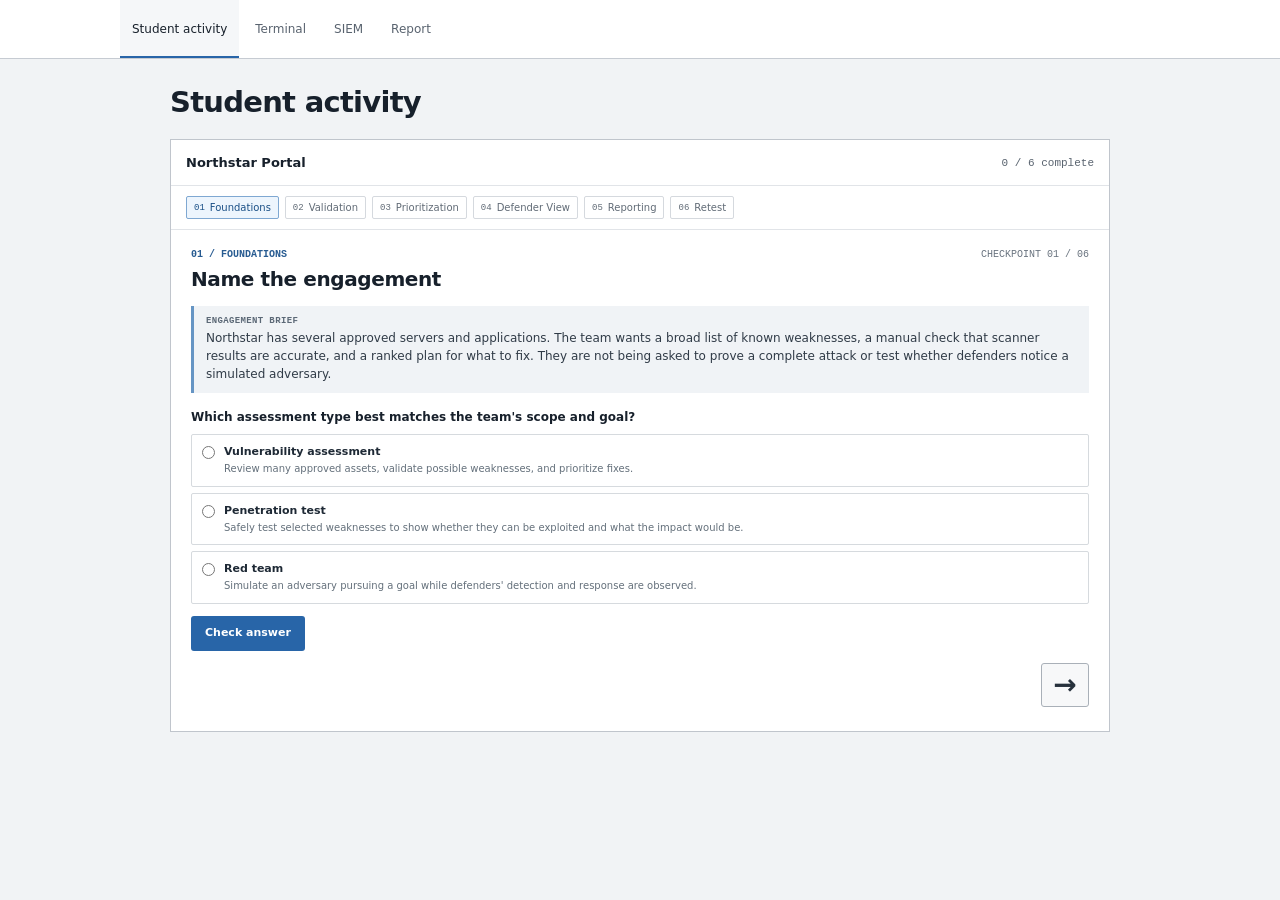
<file: index.html>
<!doctype html>
<html lang="en">
  <head>
    <meta charset="utf-8">
    <meta name="viewport" content="width=device-width, initial-scale=1">
    <meta name="theme-color" content="#f1f3f5">
    <meta name="description" content="An interactive reinforcement activity on vulnerability assessment, risk, reporting, and defense.">
    <title>Student Activity | Behind the Firewall</title>
    <link rel="stylesheet" href="styles.css">
    <script src="app.js" defer></script>
  </head>
  <body>
    <header class="site-header">
      <nav class="site-nav" aria-label="Main navigation">
        <a class="active" href="index.html" aria-current="page">Student activity</a>
        <a href="demo-terminal.html">Terminal</a>
        <a href="demo-siem.html">SIEM</a>
        <a href="report.html">Report</a>
      </nav>
    </header>

    <main class="page-shell">
      <div class="page-heading">
        <h1>Student activity</h1>
      </div>

      <section class="activity-panel">
        <div class="activity-toolbar">
          <strong>Northstar Portal</strong>
          <span id="progress-count" class="progress-count">0 / 6 complete</span>
        </div>
        <ol id="checkpoint-list" class="checkpoint-list" aria-label="Activity checkpoints"></ol>
        <div id="mission-content" class="mission-content" aria-live="polite"></div>
      </section>
    </main>
  </body>
</html>
</file>
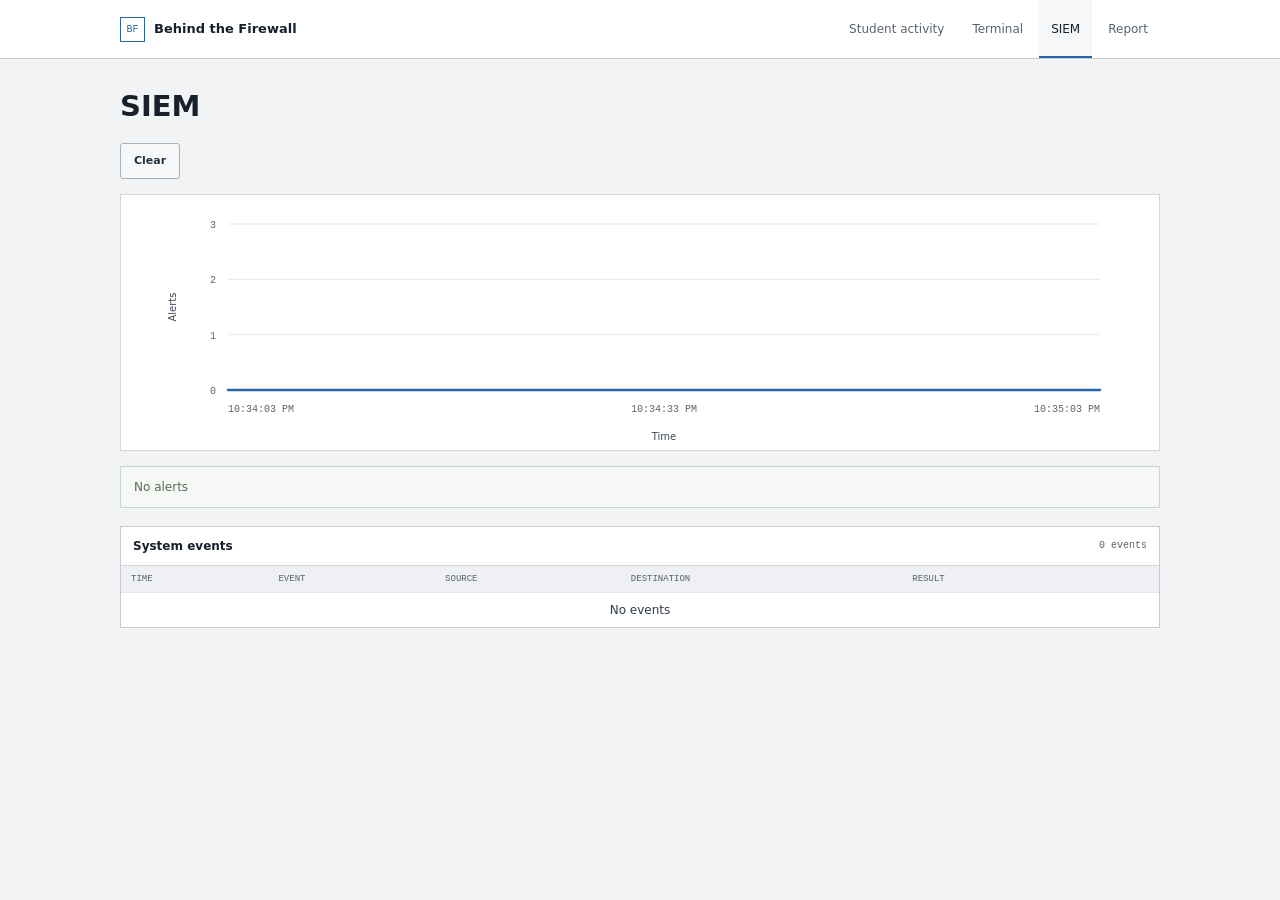
<file: demo-siem.html>
<!doctype html>
<html lang="en">
  <head>
    <meta charset="utf-8">
    <meta name="viewport" content="width=device-width, initial-scale=1">
    <meta name="theme-color" content="#f1f3f5">
    <meta name="description" content="SIEM dashboard for the Behind the Firewall lab.">
    <title>SIEM | Behind the Firewall</title>
    <link rel="stylesheet" href="styles.css">
    <script src="demo-events.js" defer></script>
    <script src="demo-siem.js" defer></script>
  </head>
  <body>
    <header class="site-header">
      <a class="brand" href="index.html"><span class="brand-mark" aria-hidden="true">BF</span> Behind the Firewall</a>
      <nav class="site-nav" aria-label="Main navigation">
        <a href="index.html">Student activity</a>
        <a href="demo-terminal.html">Terminal</a>
        <a class="active" href="demo-siem.html" aria-current="page">SIEM</a>
        <a href="report.html">Report</a>
      </nav>
    </header>

    <main class="demo-main">
      <div class="demo-heading">
        <div>
          <h1>SIEM</h1>
        </div>
      </div>

      <div class="demo-toolbar">
        <button id="clear-events" class="button button-secondary" type="button">Clear</button>
        <span id="siem-error" class="demo-status" role="status"></span>
      </div>

      <section class="alert-chart-panel" aria-label="Alert count over time">
        <svg id="alert-chart" viewBox="0 0 960 250" role="img" aria-label="Alert count over time"></svg>
      </section>

      <div id="detection-alert" class="alert-strip is-clear" role="status"></div>

      <section class="log-section">
        <div class="log-section-heading">
          <span>System events</span>
          <span id="event-count" class="demo-status">0 events</span>
        </div>
        <div class="table-wrap">
          <table class="log-table">
            <thead>
              <tr><th>Time</th><th>Event</th><th>Source</th><th>Destination</th><th>Result</th><th></th></tr>
            </thead>
            <tbody id="event-rows">
              <tr><td class="empty-state" colspan="6">No events</td></tr>
            </tbody>
          </table>
        </div>
      </section>
    </main>

  </body>
</html>
</file>
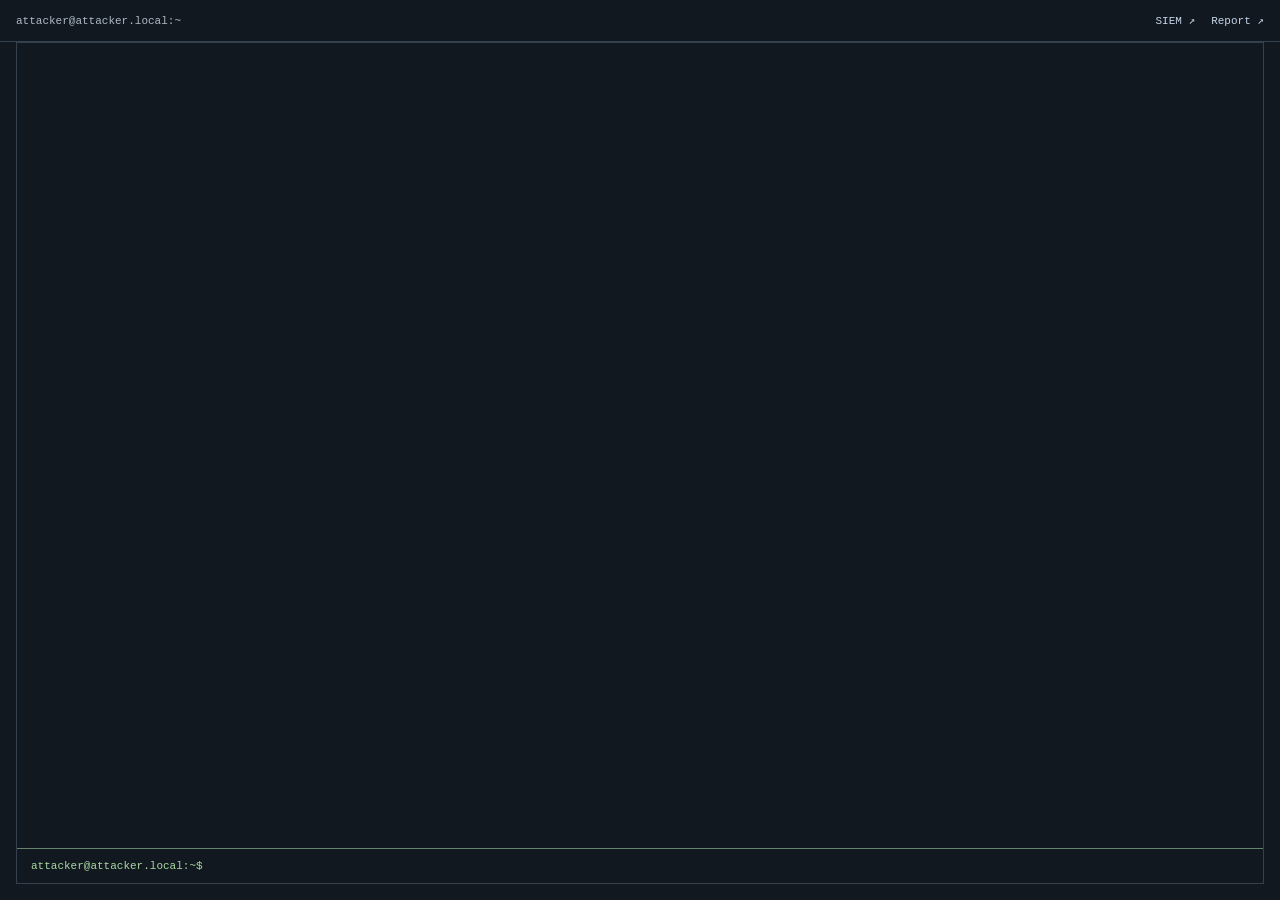
<file: demo-terminal.html>
<!doctype html>
<html lang="en">
  <head>
    <meta charset="utf-8">
    <meta name="viewport" content="width=device-width, initial-scale=1">
    <meta name="theme-color" content="#111820">
    <title>Terminal | Behind the Firewall</title>
    <link rel="stylesheet" href="styles.css">
    <script src="demo-events.js" defer></script>
    <script src="demo-terminal.js" defer></script>
  </head>
  <body class="terminal-page-body">
    <header class="terminal-header">
      <span>attacker@attacker.local:~</span>
      <nav class="terminal-header-links" aria-label="Other pages">
        <a href="demo-siem.html" target="_blank" rel="noopener">SIEM ↗</a>
        <a href="report.html" target="_blank" rel="noopener">Report ↗</a>
      </nav>
    </header>
    <main class="terminal-page">
      <section class="terminal-shell" aria-label="Interactive terminal">
        <pre id="terminal-output" class="terminal-output" aria-live="polite"></pre>
        <form id="terminal-form" class="terminal-input-row" autocomplete="off">
          <button type="submit" class="visually-hidden" tabindex="-1" aria-hidden="true"></button>
          <label id="terminal-prompt" for="terminal-input">attacker@attacker.local:~$</label>
          <input id="terminal-input" type="text" aria-label="Terminal command" spellcheck="false" autocapitalize="off" autocomplete="off" autofocus>
        </form>
      </section>
    </main>
  </body>
</html>
</file>
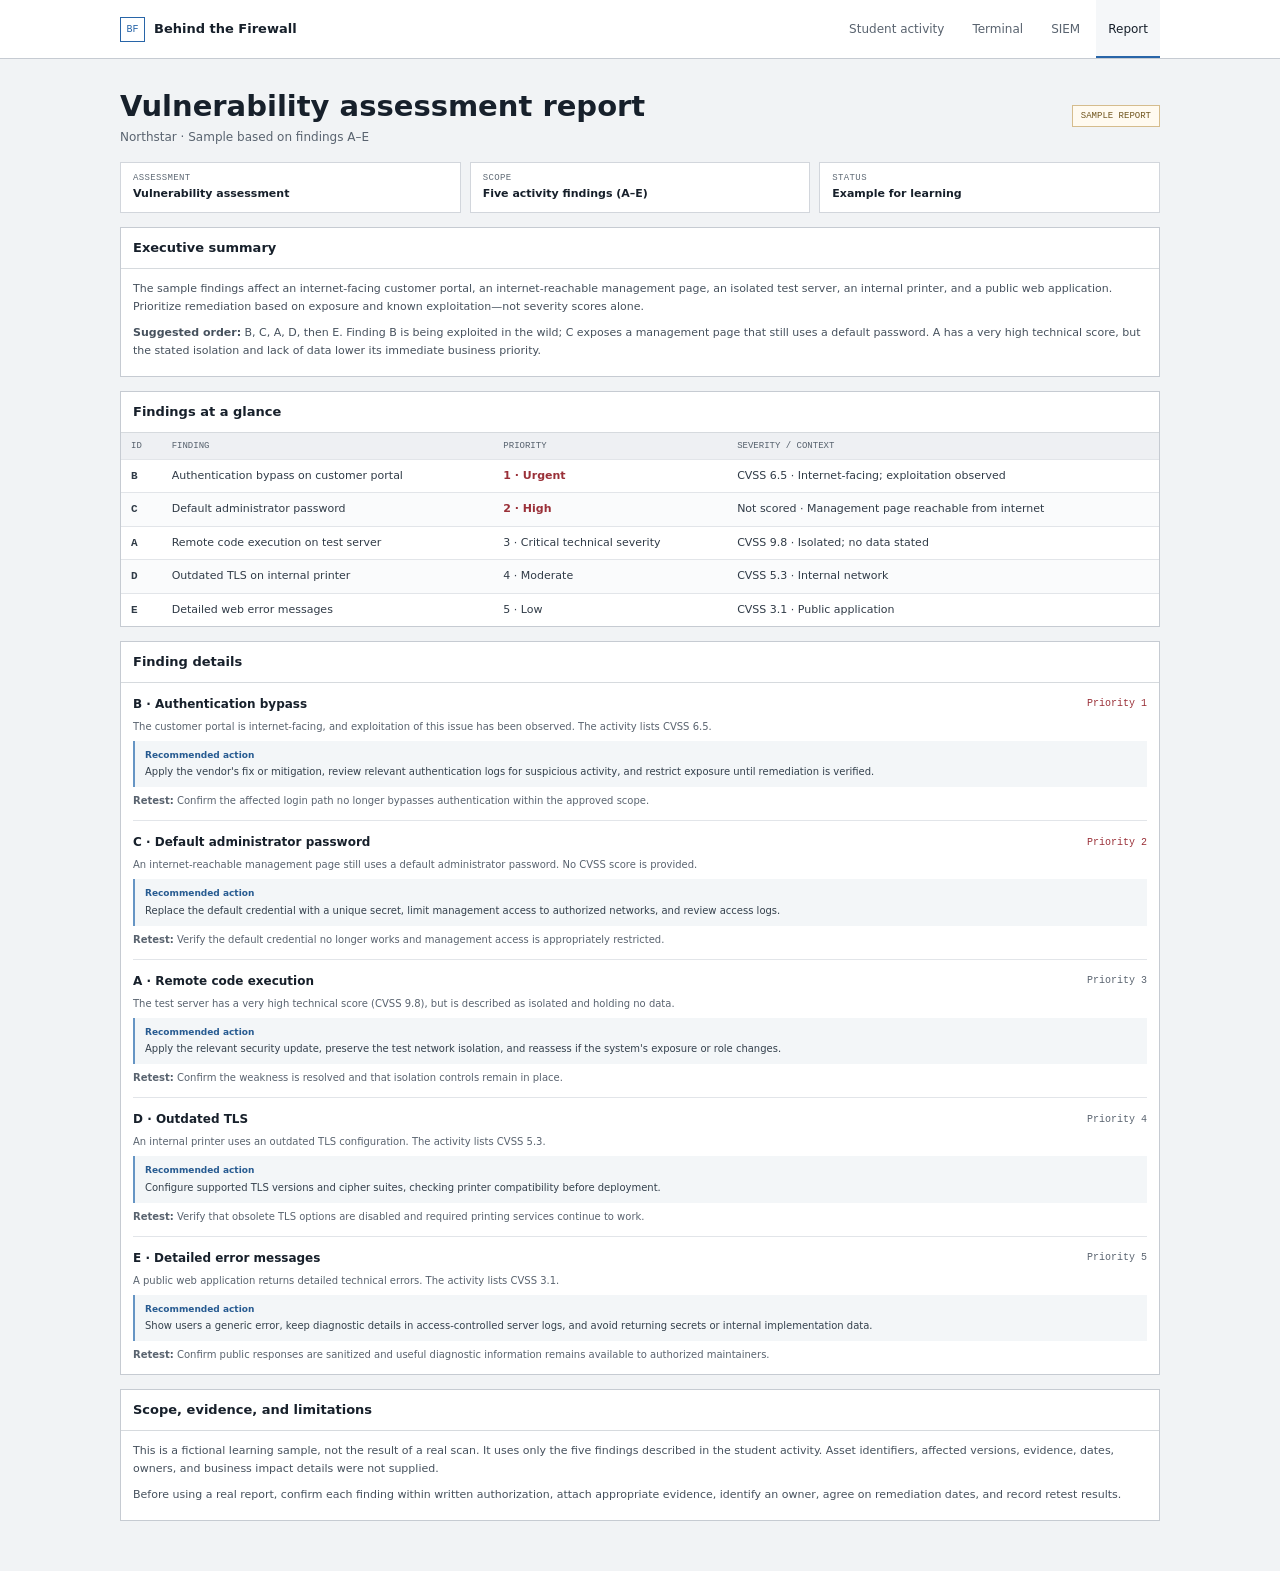
<file: report.html>
<!doctype html>
<html lang="en">
  <head>
    <meta charset="utf-8">
    <meta name="viewport" content="width=device-width, initial-scale=1">
    <meta name="theme-color" content="#f1f3f5">
    <meta name="description" content="Sample vulnerability assessment report based on the Northstar activity findings.">
    <title>Report | Behind the Firewall</title>
    <link rel="stylesheet" href="styles.css">
  </head>
  <body>
    <header class="site-header">
      <a class="brand" href="index.html"><span class="brand-mark" aria-hidden="true">BF</span> Behind the Firewall</a>
      <nav class="site-nav" aria-label="Main navigation">
        <a href="index.html">Student activity</a>
        <a href="demo-terminal.html">Terminal</a>
        <a href="demo-siem.html">SIEM</a>
        <a class="active" href="report.html" aria-current="page">Report</a>
      </nav>
    </header>

    <main class="demo-main report-main">
      <div class="demo-heading">
        <div>
          <h1>Vulnerability assessment report</h1>
          <p>Northstar · Sample based on findings A–E</p>
        </div>
        <span class="sample-badge">SAMPLE REPORT</span>
      </div>

      <section class="report-meta" aria-label="Report details">
        <div><span>ASSESSMENT</span><strong>Vulnerability assessment</strong></div>
        <div><span>SCOPE</span><strong>Five activity findings (A–E)</strong></div>
        <div><span>STATUS</span><strong>Example for learning</strong></div>
      </section>

      <section class="report-section">
        <h2>Executive summary</h2>
        <div class="report-section-content">
          <p>The sample findings affect an internet-facing customer portal, an internet-reachable management page, an isolated test server, an internal printer, and a public web application. Prioritize remediation based on exposure and known exploitation—not severity scores alone.</p>
          <p><strong>Suggested order:</strong> B, C, A, D, then E. Finding B is being exploited in the wild; C exposes a management page that still uses a default password. A has a very high technical score, but the stated isolation and lack of data lower its immediate business priority.</p>
        </div>
      </section>

      <section class="report-section">
        <h2>Findings at a glance</h2>
        <div class="table-wrap">
          <table class="log-table report-table">
            <thead>
              <tr><th>ID</th><th>Finding</th><th>Priority</th><th>Severity / context</th></tr>
            </thead>
            <tbody>
              <tr><td>B</td><td>Authentication bypass on customer portal</td><td class="priority-high">1 · Urgent</td><td>CVSS 6.5 · Internet-facing; exploitation observed</td></tr>
              <tr><td>C</td><td>Default administrator password</td><td class="priority-high">2 · High</td><td>Not scored · Management page reachable from internet</td></tr>
              <tr><td>A</td><td>Remote code execution on test server</td><td>3 · Critical technical severity</td><td>CVSS 9.8 · Isolated; no data stated</td></tr>
              <tr><td>D</td><td>Outdated TLS on internal printer</td><td>4 · Moderate</td><td>CVSS 5.3 · Internal network</td></tr>
              <tr><td>E</td><td>Detailed web error messages</td><td>5 · Low</td><td>CVSS 3.1 · Public application</td></tr>
            </tbody>
          </table>
        </div>
      </section>

      <section class="report-section">
        <h2>Finding details</h2>
        <div class="report-finding-list">
          <article class="report-finding">
            <div class="report-finding-heading"><h3>B · Authentication bypass</h3><span class="priority-high">Priority 1</span></div>
            <p class="report-context">The customer portal is internet-facing, and exploitation of this issue has been observed. The activity lists CVSS 6.5.</p>
            <div class="report-recommendation"><strong>Recommended action</strong><span>Apply the vendor's fix or mitigation, review relevant authentication logs for suspicious activity, and restrict exposure until remediation is verified.</span></div>
            <p class="report-retest"><strong>Retest:</strong> Confirm the affected login path no longer bypasses authentication within the approved scope.</p>
          </article>

          <article class="report-finding">
            <div class="report-finding-heading"><h3>C · Default administrator password</h3><span class="priority-high">Priority 2</span></div>
            <p class="report-context">An internet-reachable management page still uses a default administrator password. No CVSS score is provided.</p>
            <div class="report-recommendation"><strong>Recommended action</strong><span>Replace the default credential with a unique secret, limit management access to authorized networks, and review access logs.</span></div>
            <p class="report-retest"><strong>Retest:</strong> Verify the default credential no longer works and management access is appropriately restricted.</p>
          </article>

          <article class="report-finding">
            <div class="report-finding-heading"><h3>A · Remote code execution</h3><span>Priority 3</span></div>
            <p class="report-context">The test server has a very high technical score (CVSS 9.8), but is described as isolated and holding no data.</p>
            <div class="report-recommendation"><strong>Recommended action</strong><span>Apply the relevant security update, preserve the test network isolation, and reassess if the system's exposure or role changes.</span></div>
            <p class="report-retest"><strong>Retest:</strong> Confirm the weakness is resolved and that isolation controls remain in place.</p>
          </article>

          <article class="report-finding">
            <div class="report-finding-heading"><h3>D · Outdated TLS</h3><span>Priority 4</span></div>
            <p class="report-context">An internal printer uses an outdated TLS configuration. The activity lists CVSS 5.3.</p>
            <div class="report-recommendation"><strong>Recommended action</strong><span>Configure supported TLS versions and cipher suites, checking printer compatibility before deployment.</span></div>
            <p class="report-retest"><strong>Retest:</strong> Verify that obsolete TLS options are disabled and required printing services continue to work.</p>
          </article>

          <article class="report-finding">
            <div class="report-finding-heading"><h3>E · Detailed error messages</h3><span>Priority 5</span></div>
            <p class="report-context">A public web application returns detailed technical errors. The activity lists CVSS 3.1.</p>
            <div class="report-recommendation"><strong>Recommended action</strong><span>Show users a generic error, keep diagnostic details in access-controlled server logs, and avoid returning secrets or internal implementation data.</span></div>
            <p class="report-retest"><strong>Retest:</strong> Confirm public responses are sanitized and useful diagnostic information remains available to authorized maintainers.</p>
          </article>
        </div>
      </section>

      <section class="report-section">
        <h2>Scope, evidence, and limitations</h2>
        <div class="report-section-content">
          <p>This is a fictional learning sample, not the result of a real scan. It uses only the five findings described in the student activity. Asset identifiers, affected versions, evidence, dates, owners, and business impact details were not supplied.</p>
          <p>Before using a real report, confirm each finding within written authorization, attach appropriate evidence, identify an owner, agree on remediation dates, and record retest results.</p>
        </div>
      </section>
    </main>

  </body>
</html>
</file>
<file: styles.css>
:root {
  color-scheme: light;
  --page: #f1f3f5;
  --surface: #fff;
  --surface-muted: #e7e9ed;
  --ink: #17202b;
  --muted: #59636f;
  --line: #c6cbd2;
  --navy: #151d2b;
  --navy-soft: #1d2737;
  --blue: #2865a8;
  --blue-hover: #1f528b;
  --green: #277446;
  --red: #a42a36;
  --mono: "SFMono-Regular", Consolas, "Liberation Mono", monospace;
  --sans: system-ui, -apple-system, "Segoe UI", sans-serif;
}

* { box-sizing: border-box; }

body {
  min-width: 320px;
  margin: 0;
  background: var(--page);
  color: var(--ink);
  font-family: var(--sans);
  font-size: 14px;
  line-height: 1.5;
}

button, input { font: inherit; }
a { color: inherit; }
[hidden] { display: none !important; }

.site-header {
  min-height: 58px;
  padding: 0 max(18px, calc((100% - 1040px) / 2));
  display: flex;
  align-items: center;
  justify-content: space-between;
  gap: 20px;
  background: var(--surface);
  border-bottom: 1px solid var(--line);
}

.brand {
  display: inline-flex;
  align-items: center;
  gap: 9px;
  font-size: 13px;
  font-weight: 700;
  text-decoration: none;
  white-space: nowrap;
}

.brand-mark {
  display: grid;
  width: 25px;
  height: 25px;
  place-items: center;
  border: 1px solid var(--blue);
  color: var(--blue);
  font: 10px var(--mono);
}

.site-nav { display: flex; align-items: stretch; gap: 4px; min-height: 58px; }
.site-nav a { display: grid; align-items: center; padding: 0 12px; color: var(--muted); font-size: 12px; text-decoration: none; }
.site-nav a:hover, .site-nav a.active { color: var(--ink); background: #f5f7f9; }
.site-nav a.active { box-shadow: inset 0 -2px var(--blue); }

.page-shell { width: min(940px, calc(100% - 32px)); margin: 24px auto 48px; }
.page-heading { display: flex; align-items: end; justify-content: space-between; gap: 18px; margin-bottom: 16px; }
.page-heading h1 { margin: 2px 0 3px; font-size: clamp(22px, 4vw, 29px); line-height: 1.2; letter-spacing: -.025em; }
.page-heading p { max-width: 680px; margin: 4px 0 0; color: var(--muted); font-size: 13px; }
.eyebrow { color: #536171; font: 10px var(--mono); letter-spacing: .06em; }
.activity-panel { min-height: 430px; border: 1px solid #c0c5cc; background: var(--surface); }
.activity-toolbar { display: flex; justify-content: space-between; align-items: center; gap: 12px; padding: 13px 15px; border-bottom: 1px solid #e1e4e8; }
.activity-toolbar strong { display: block; font-size: 13px; }
.progress-count { color: var(--muted); font: 11px var(--mono); white-space: nowrap; }

.checkpoint-list { display: flex; flex-wrap: wrap; gap: 6px; margin: 0; padding: 10px 15px; list-style: none; border-bottom: 1px solid #e1e4e8; }
.checkpoint-list li { display: inline-flex; align-items: center; gap: 5px; padding: 3px 7px; border: 1px solid #d5d9de; border-radius: 2px; color: #616b76; font-size: 10px; text-transform: capitalize; }
.checkpoint-list li.is-current { border-color: #7fa8d2; background: #edf5fd; color: #194f86; }
.checkpoint-list li.is-done { border-color: #a9ccb2; background: #eff8f1; color: #27623b; }
.checkpoint-icon { color: inherit; font: 9px var(--mono); }

.mission-content { padding: 19px 20px 24px; }
.mission-heading { display: flex; justify-content: space-between; gap: 12px; color: #69737f; font: 10px var(--mono); }
.mission-tag { color: #275b91; font: 10px var(--mono); font-weight: 700; }
.mission-content h2 { margin: 4px 0 5px; font-size: 20px; letter-spacing: -.02em; }
.scenario { margin: 12px 0 15px; padding: 10px 12px; border-left: 3px solid #6695c4; background: #f0f3f6; color: #303b47; font-size: 12px; }
.scenario-label { display: block; margin-bottom: 3px; color: #5b6876; font: 9px var(--mono); font-weight: 700; letter-spacing: .04em; }
.question-label { margin: 0 0 8px; font-size: 12px; font-weight: 700; }
.question-hint { display: block; margin-top: 2px; color: #68737f; font-size: 10px; font-weight: 400; }
.answer-list { display: grid; gap: 6px; margin: 0; padding: 0; border: 0; }
.answer-option { display: flex; align-items: flex-start; gap: 9px; padding: 9px 10px; border: 1px solid #d6dade; border-radius: 2px; background: white; cursor: pointer; }
.answer-option:hover { border-color: #8ca9c6; background: #f8fbff; }
.answer-option:has(input:checked) { border-color: #5985b2; background: #f0f6fc; }
.answer-option input { flex: 0 0 auto; margin: 2px 0 0; accent-color: var(--blue); }
.choice-copy { display: block; color: #46515d; font-size: 11px; line-height: 1.45; }
.choice-copy strong { display: block; color: #1e2935; font-size: 11px; font-weight: 650; }
.choice-copy small { display: block; margin-top: 2px; color: #64707b; font-size: 10px; }
.rank-columns { display: grid; grid-template-columns: repeat(2, minmax(0, 1fr)); gap: 10px; }
.rank-zone { min-width: 0; padding: 10px; border: 1px solid #d6dade; background: #fafbfc; }
.rank-zone h3 { display: flex; flex-wrap: wrap; align-items: baseline; justify-content: space-between; gap: 5px; margin: 0 0 8px; font-size: 11px; }
.rank-zone h3 span { color: #68737f; font-size: 9px; font-weight: 400; }
.rank-list { display: grid; gap: 6px; min-height: 88px; margin: 0; padding: 0; list-style: none; }
.rank-item { display: grid; grid-template-columns: minmax(0, 1fr) auto; align-items: center; gap: 7px; padding: 8px; border: 1px solid #d6dade; background: white; cursor: grab; }
.rank-item:active { cursor: grabbing; }
.rank-copy strong, .rank-copy small { display: block; }
.rank-copy strong { color: #1e2935; font-size: 10px; }
.rank-copy small { margin-top: 2px; color: #64707b; font-size: 9px; line-height: 1.4; }
.priority-list { counter-reset: priority; }
.priority-list .rank-item { grid-template-columns: 19px minmax(0, 1fr) auto; }
.priority-list .rank-item::before { counter-increment: priority; content: counter(priority); color: #275b91; font: 11px var(--mono); }
.rank-controls { display: flex; flex-wrap: wrap; justify-content: flex-end; gap: 3px; }
.rank-controls button { min-height: 25px; padding: 0 6px; border: 1px solid #c4cbd2; border-radius: 2px; background: #f7f8f9; color: #34404c; cursor: pointer; font-size: 9px; }
.rank-controls button:disabled { cursor: not-allowed; opacity: .48; }
.rank-count { margin: 6px 0 0; color: #68737f; font: 10px var(--mono); }
.match-list { display: grid; gap: 7px; }
.match-row { display: grid; grid-template-columns: minmax(175px, .75fr) minmax(0, 1.25fr); align-items: center; gap: 10px; padding: 9px 10px; border: 1px solid #d6dade; background: white; }
.match-action { font-size: 11px; font-weight: 650; }
.match-row select { width: 100%; min-height: 36px; padding: 5px 8px; border: 1px solid #c6cbd2; border-radius: 2px; background: white; color: #303b47; font: 10px var(--sans); }
.quiz-questions { display: grid; gap: 8px; }
.quiz-question { min-width: 0; margin: 0; padding: 9px 10px 10px; border: 1px solid #d6dade; }
.quiz-question legend { padding: 0 4px; font-size: 11px; font-weight: 650; }
.quiz-options { display: grid; gap: 5px; }
.evidence-logs { margin-top: 11px; padding: 10px; border: 1px solid #d6dade; background: #f7f8f9; }
.evidence-logs h3 { margin: 0 0 4px; font-size: 11px; }
.evidence-logs p { margin: 0 0 7px; color: #59636f; font-size: 10px; }
.evidence-logs pre { overflow: auto; margin: 0; padding: 9px; background: var(--navy); color: #eef1f5; font: 10px/1.55 var(--mono); white-space: pre; }
.mission-actions { display: flex; flex-wrap: wrap; align-items: center; gap: 10px; margin-top: 12px; }
.mission-navigation { justify-content: space-between; }
.mission-navigation #next-mission { margin-left: auto; }
.button.mission-arrow { display: grid; width: 48px; min-height: 44px; place-items: center; padding: 0; font-size: 28px; line-height: 1; }
.button { min-height: 35px; padding: 0 13px; border: 1px solid transparent; border-radius: 3px; cursor: pointer; font-size: 11px; font-weight: 650; }
.button:focus-visible, .site-nav a:focus-visible, input:focus-visible, select:focus-visible, .rank-controls button:focus-visible { outline: 2px solid #3476b8; outline-offset: 2px; }
.button-primary { background: var(--blue); color: white; }
.button-primary:hover { background: var(--blue-hover); }
.button-secondary { border-color: #a9b0b8; background: #f7f8f9; color: #26313c; }
.button-secondary:hover { background: #e9edf1; }
.button:disabled { cursor: not-allowed; opacity: .58; }
.answer-feedback { min-height: 16px; margin: 0; color: #59636f; font-size: 10px; }
.answer-feedback.is-wrong { color: var(--red); }
.answer-feedback.is-right { color: var(--green); }
.feedback-detail { margin: 9px 0 0; padding: 9px 11px; border: 1px solid #c8d9cb; background: #f3f8f3; color: #344d39; font-size: 11px; line-height: 1.55; }
.answer-reveal { margin: 9px 0 0; padding: 9px 11px; border: 1px solid #d5bc8d; background: #fffaf0; color: #554621; font-size: 11px; line-height: 1.55; }
.visually-hidden { position: absolute; width: 1px; height: 1px; padding: 0; margin: -1px; overflow: hidden; clip: rect(0, 0, 0, 0); white-space: nowrap; border: 0; }

.completion { max-width: 620px; padding: 10px 0 2px; }
.completion-symbol { display: grid; width: 36px; height: 36px; place-items: center; border: 1px solid #8eb995; border-radius: 50%; color: var(--green); font-size: 19px; }
.completion h2 { margin-top: 11px; }
.completion-summary, .receipt-note { color: #59636f; font-size: 11px; }
.receipt-label { margin: 17px 0 6px; color: #5e6873; font: 9px var(--mono); letter-spacing: .06em; }
.receipt-code { overflow-wrap: anywhere; padding: 11px; border: 1px solid #b5c9d6; background: #f2f7fb; color: #1a5488; font: 12px var(--mono); user-select: all; }
.receipt-actions { display: flex; gap: 8px; margin-top: 9px; }
.receipt-note { margin: 13px 0 0; line-height: 1.55; }
.next-step { margin-top: 15px; padding: 10px 12px; border: 1px solid #d6dade; background: #f7f8f9; color: #46515d; font-size: 11px; }
.next-step strong { color: #275b91; }

.demo-main { width: min(1040px, calc(100% - 32px)); margin: 27px auto 50px; }
.demo-heading { display: flex; align-items: end; justify-content: space-between; gap: 16px; margin-bottom: 16px; }
.demo-heading h1 { margin: 3px 0; font-size: clamp(22px, 4vw, 29px); line-height: 1.2; }
.demo-heading p { margin: 4px 0 0; color: var(--muted); font-size: 12px; }
.sim-badge { display: inline-flex; align-items: center; gap: 6px; padding: 5px 8px; border: 1px solid #d5bc8d; border-radius: 2px; background: #fffaf0; color: #70551e; font: 9px var(--mono); white-space: nowrap; }
.sim-notice { margin: 14px 0; padding: 10px 12px; border: 1px solid #d8c99e; background: #fffaf0; color: #554621; font-size: 11px; }
.demo-toolbar { display: flex; flex-wrap: wrap; align-items: center; gap: 8px; margin: 13px 0; }
.demo-toolbar .button { min-height: 36px; }
.demo-status { color: #59636f; font: 10px var(--mono); }
.terminal-window { border: 1px solid #293345; background: var(--navy); color: #eef1f5; }
.terminal-window-head { display: flex; justify-content: space-between; align-items: center; padding: 8px 11px; border-bottom: 1px solid #354153; color: #d4dbe4; font: 10px var(--mono); }
.terminal-output { min-height: 320px; max-height: 480px; overflow: auto; margin: 0; padding: 14px; color: #dce5ef; font: 11px/1.7 var(--mono); white-space: pre-wrap; overflow-wrap: anywhere; }
.terminal-page-body { display: flex; height: 100vh; min-height: 360px; flex-direction: column; overflow: hidden; background: #111820; color: #e5eaf0; }
.terminal-header { display: flex; min-height: 42px; align-items: center; justify-content: space-between; padding: 0 16px; border-bottom: 1px solid #33404e; color: #aeb9c6; font: 11px var(--mono); }
.terminal-header a { color: #c5d5e8; text-decoration: none; }
.terminal-header a:hover { color: white; }
.terminal-header-links { display: flex; gap: 16px; }
.terminal-page { display: flex; min-height: 0; flex: 1; padding: 0 16px 16px; }
.terminal-shell { display: flex; width: 100%; min-height: 0; flex-direction: column; border: 1px solid #33404e; background: #111820; }
.terminal-page .terminal-output { min-height: 0; max-height: none; flex: 1; padding: 16px; }
.terminal-input-row { display: flex; flex: 0 0 auto; align-items: center; gap: 9px; padding: 10px 14px; border-top: 1px solid #33404e; color: #a9d8a2; font: 11px var(--mono); }
.terminal-input-row label { white-space: nowrap; }
.terminal-input-row input { width: 100%; min-width: 0; border: 0; outline: 0; background: transparent; color: #eef1f5; font: inherit; caret-color: #b7e5a2; }
.terminal-input-row:focus-within { border-top-color: #64836a; }
.terminal-output .terminal-muted { color: #96a4b6; }
.terminal-output .terminal-good { color: #b8e4ba; }
.terminal-output .terminal-warn { color: #f2d394; }
.alert-chart-panel { overflow-x: auto; margin: 15px 0; padding: 5px 10px 0; border: 1px solid #d2d6dc; background: var(--surface); }
#alert-chart { display: block; width: 100%; min-width: 640px; height: 250px; }
.chart-gridline { stroke: #e4e7eb; stroke-width: 1; }
.chart-area { fill: #dbe9f5; }
.chart-line { fill: none; stroke: #2865a8; stroke-width: 2.5; stroke-linejoin: round; stroke-linecap: round; }
.chart-tick { fill: #59636f; font: 10px var(--mono); }
.chart-axis-label { fill: #3e4a56; font: 10px var(--sans); }
.alert-strip { margin: 14px 0; padding: 11px 13px; border: 1px solid #d7b0b0; background: #fff5f5; color: #7c252d; font-size: 12px; white-space: pre-line; }
.alert-strip.is-clear { border-color: #cbd4cb; background: #f5f8f5; color: #59675a; }
.log-section { margin-top: 18px; border: 1px solid #c6cbd2; background: white; }
.log-section-heading { display: flex; align-items: center; justify-content: space-between; padding: 10px 12px; border-bottom: 1px solid #d6dade; font-size: 12px; font-weight: 700; }
.table-wrap { overflow-x: auto; }
.log-table { width: 100%; border-collapse: collapse; text-align: left; font-size: 11px; }
.log-table th { padding: 8px 10px; background: #eef0f3; color: #56616d; font: 9px var(--mono); font-weight: 500; text-transform: uppercase; }
.log-table td { padding: 8px 10px; border-top: 1px solid #e2e5e9; color: #303b47; white-space: nowrap; }
.log-table td:last-child { white-space: normal; }
.log-table tr:nth-child(even) td { background: #fafbfc; }
.log-details { min-width: 76px; }
.log-details summary { color: var(--blue); cursor: pointer; font-size: 10px; }
.log-details dl { display: grid; grid-template-columns: max-content minmax(100px, 1fr); gap: 3px 8px; min-width: 230px; margin: 7px 0 2px; white-space: normal; }
.log-details dt { color: #69737f; font: 9px var(--mono); }
.log-details dd { margin: 0; color: #303b47; font-size: 10px; overflow-wrap: anywhere; }
.result-fail { color: #a12e38 !important; font-weight: 700; }
.result-lockout { color: #795b15 !important; font-weight: 700; }
.result-success { color: #277446 !important; font-weight: 700; }
.empty-state { padding: 30px 12px; color: #67717c; text-align: center; font-size: 12px; }
.fine-print { margin-top: 14px; color: #68727d; font-size: 10px; }
.sample-badge { align-self: center; padding: 5px 8px; border: 1px solid #d5bc8d; background: #fffaf0; color: #70551e; font: 9px var(--mono); white-space: nowrap; }
.report-meta { display: grid; grid-template-columns: repeat(3, minmax(0, 1fr)); gap: 9px; margin: 14px 0; }
.report-meta div { display: grid; gap: 3px; padding: 10px 12px; border: 1px solid #d2d6dc; background: var(--surface); }
.report-meta span { color: #606b76; font: 9px var(--mono); letter-spacing: .04em; }
.report-meta strong { font-size: 11px; }
.report-section { margin: 14px 0; border: 1px solid #c6cbd2; background: var(--surface); }
.report-section > h2 { margin: 0; padding: 10px 12px; border-bottom: 1px solid #d6dade; font-size: 13px; }
.report-section-content { padding: 3px 12px 8px; color: #46515d; font-size: 11px; line-height: 1.65; }
.report-section-content p { margin: 8px 0; }
.report-table th, .report-table td { white-space: normal; vertical-align: top; }
.report-table td:first-child { font-family: var(--mono); font-weight: 700; }
.priority-high { color: #9a3038 !important; font-weight: 700; }
.report-finding-list { padding: 0 12px; }
.report-finding { padding: 12px 0; border-bottom: 1px solid #e2e5e9; }
.report-finding:last-child { border-bottom: 0; }
.report-finding-heading { display: flex; align-items: center; justify-content: space-between; gap: 10px; }
.report-finding-heading h3 { margin: 0; font-size: 12px; }
.report-finding-heading > span { flex: 0 0 auto; color: #59636f; font: 10px var(--mono); }
.report-context, .report-retest { margin: 6px 0 0; color: #59636f; font-size: 10px; }
.report-recommendation { display: grid; gap: 2px; margin-top: 7px; padding: 8px 10px; border-left: 2px solid #6695c4; background: #f3f6f8; color: #34404c; font-size: 10px; }
.report-recommendation strong { color: #275b91; font-size: 9px; }

@media (max-width: 700px) {
  .site-header { align-items: flex-start; flex-direction: column; gap: 0; padding: 10px 14px 0; }
  .site-nav { width: 100%; min-height: 44px; overflow-x: auto; }
  .site-nav a { padding-inline: 9px; white-space: nowrap; font-size: 11px; }
  .page-heading, .demo-heading { align-items: flex-start; flex-direction: column; gap: 4px; }
  .mission-content { padding: 15px 12px 18px; }
  .checkpoint-list { padding-inline: 9px; gap: 5px; }
  .checkpoint-list li { font-size: 9px; }
  .report-meta { grid-template-columns: 1fr; }
  .sample-badge { align-self: flex-start; }
  .rank-columns { grid-template-columns: 1fr; }
  .match-row { grid-template-columns: 1fr; gap: 6px; }
  .terminal-output { min-height: 270px; }
  .sim-badge { align-self: flex-start; }
  .terminal-page { padding: 0 8px 8px; }
  .terminal-header { padding-inline: 9px; }
  .terminal-input-row { gap: 5px; padding-inline: 8px; font-size: 10px; }
  .terminal-page .terminal-output { padding: 10px; }
}

@media (prefers-reduced-motion: reduce) {
  *, *::before, *::after { scroll-behavior: auto !important; animation-duration: .01ms !important; animation-iteration-count: 1 !important; transition-duration: .01ms !important; }
}
</file>
